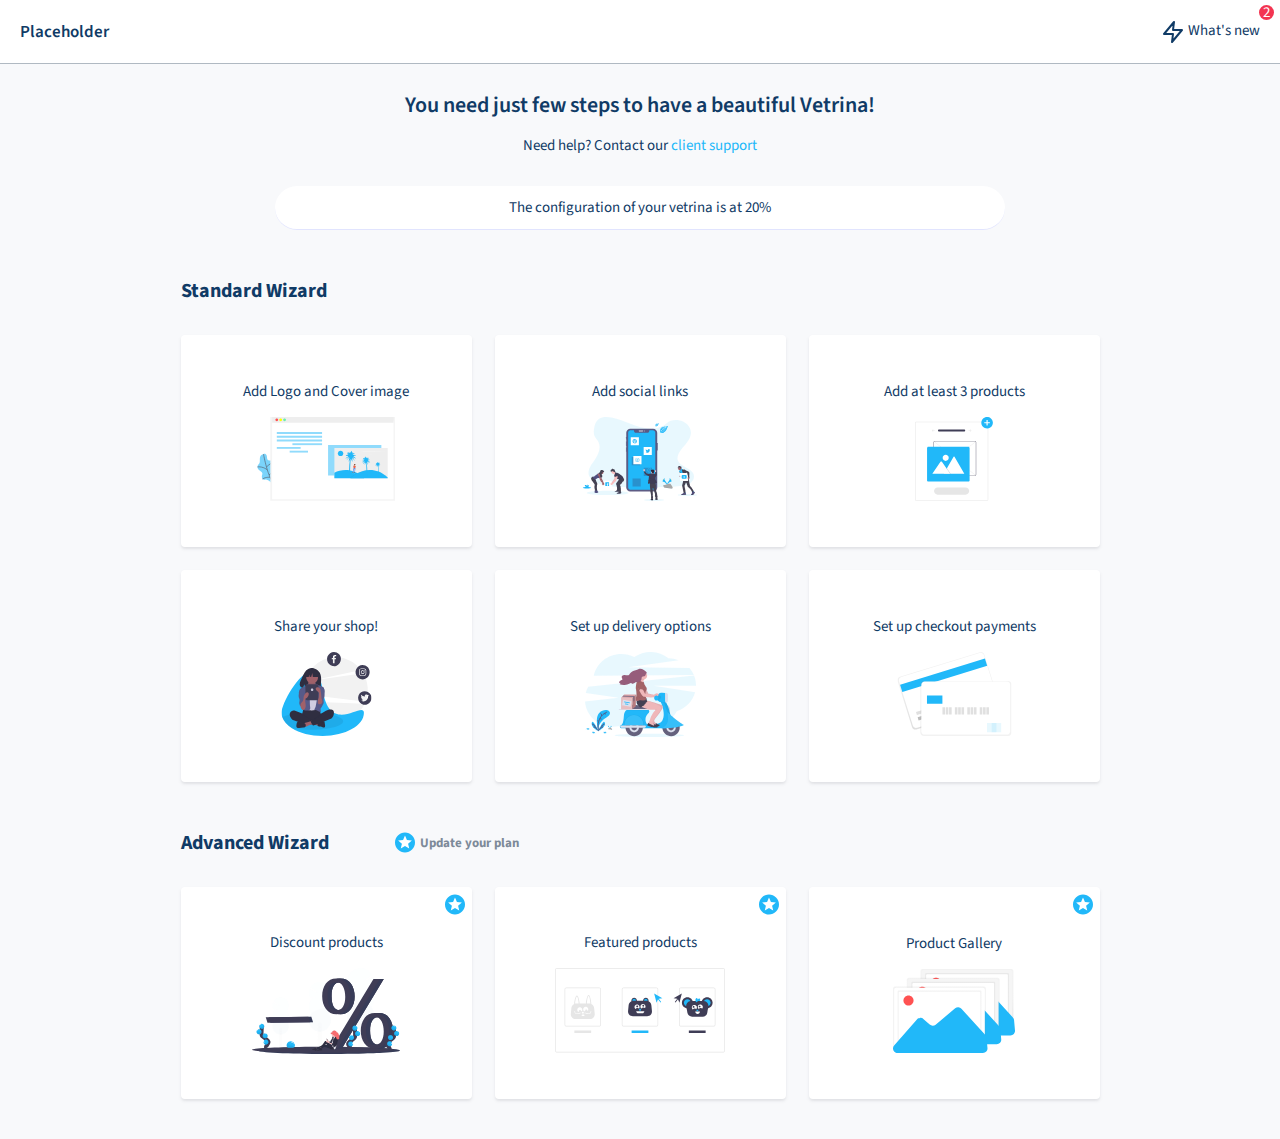
<file: challenge-1/index.html>
<!DOCTYPE html>
<html lang="en">

<head>
  <meta charset="UTF-8" />
  <meta http-equiv="X-UA-Compatible" content="IE=edge" />
  <meta name="viewport" content="width=device-width, initial-scale=1.0" />
  <title>Challenge 1</title>
  <link rel="stylesheet" href="style.css" />
  <link rel="preconnect" href="https://fonts.googleapis.com" />
  <link rel="preconnect" href="https://fonts.gstatic.com" crossorigin />
  <link href="https://fonts.googleapis.com/css2?family=Source+Sans+Pro:wght@300;400;600;700&display=swap"
    rel="stylesheet" />
  <link rel="shortcut icon" href="./assets/star_filled.svg" type="image/x-icon" />
</head>

<body>
  <nav class="navbar flex items-center justify-between">
    <h3>Placeholder</h3>
    <div class="navbar__right-side flex">
      <img src="./assets/zap.svg" alt="" />
      <p class="navbar__right-side__subtitle">
        What's new
        <span class="navbar__right-side__subtitle__badge flex items-center justify-center">2</span>
      </p>
    </div>
  </nav>
  <main class="main">
    <section class="main__inner flex items-center justify-center flex-col">
      <header class="flex flex-col items-center justify-center">
        <h1>You need just few steps to have a beautiful Vetrina!</h1>
        <p>Need help? Contact our <a href="">client support</a></p>
      </header>
      <p class="main__inner__configuration-info flex items-center justify-center">
        The configuration of your vetrina is at 20%
      </p>
      <section class="main__inner__standard-wizard">
        <h2 class="main__inner__standard-wizard__title">Standard Wizard</h2>
        <section class="main__inner__standard-wizard__cards">
          <article class="main__inner__wizard__cards__card flex flex-col items-center justify-center">
            <p>Add Logo and Cover image</p>
            <img src="./assets/wesbite_setup.svg" alt="" />
          </article>
          <article class="main__inner__wizard__cards__card flex flex-col items-center justify-center">
            <p>Add social links</p>
            <img src="./assets/social_dashboard.svg" alt="" />
          </article>
          <article class="main__inner__wizard__cards__card flex flex-col items-center justify-center">
            <p>Add at least 3 products</p>
            <img src="./assets/edit_photo.svg" alt="" />
          </article>
          <article class="main__inner__wizard__cards__card flex flex-col items-center justify-center">
            <p>Share your shop!</p>
            <img src="./assets/social_girl.svg" alt="" />
          </article>
          <article class="main__inner__wizard__cards__card flex flex-col items-center justify-center">
            <p>Set up delivery options</p>
            <img src="./assets/on_the_way.svg" alt="" />
          </article>
          <article class="main__inner__wizard__cards__card flex flex-col items-center justify-center">
            <p>Set up checkout payments</p>
            <img src="./assets/credit_card.svg" alt="" />
          </article>
        </section>
      </section>
      <section class="main__inner__advanced-wizard">
        <h2 class="main__inner__advanced-wizard__title flex">
          Advanced Wizard
          <span class="text-muted flex items-center">
            <img src="./assets/star_filled.svg" alt="" />&nbsp;Update your
            plan</span>
        </h2>
        <section class="main__inner__advanced-wizard__cards">
          <article class="main__inner__wizard__cards__card flex flex-col items-center justify-center">
            <p>Discount products</p>
            <img src="./assets/discount.svg" alt="" />
            <img src="./assets/star_filled.svg" class="star-icon" alt="" />
          </article>
          <article class="main__inner__wizard__cards__card flex flex-col items-center justify-center">
            <p>Featured products</p>
            <img src="./assets/select_player.svg" alt="" />
            <img src="./assets/star_filled.svg" class="star-icon" alt="" />
          </article>
          <article class="main__inner__wizard__cards__card flex flex-col items-center justify-center">
            <p>Product Gallery</p>
            <img src="./assets/gallery.svg" alt="" />
            <img src="./assets/star_filled.svg" class="star-icon" alt="" />
          </article>
        </section>
        </div>
      </section>
  </main>
</body>

</html>
</file>
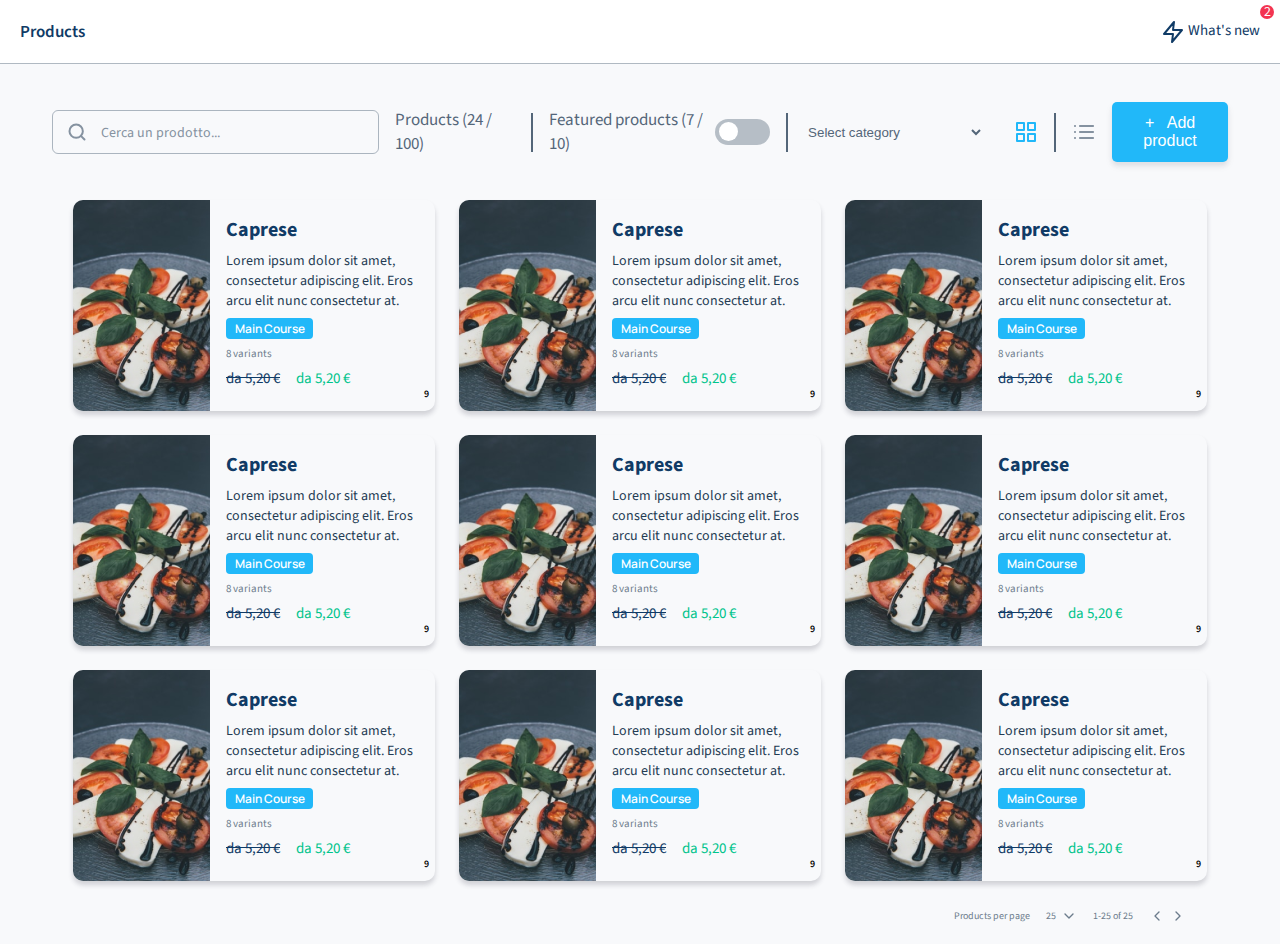
<file: challenge-2/index.html>
<!DOCTYPE html>
<html lang="en">

<head>
  <meta charset="UTF-8">
  <meta http-equiv="X-UA-Compatible" content="IE=edge">
  <meta name="viewport" content="width=device-width, initial-scale=1.0">
  <title>Challenge 2</title>
  <link rel="stylesheet" href="style.css">
  <link rel="preconnect" href="https://fonts.googleapis.com">
  <link rel="preconnect" href="https://fonts.gstatic.com" crossorigin>
  <link rel="preconnect" href="https://fonts.googleapis.com">
  <link rel="preconnect" href="https://fonts.gstatic.com" crossorigin>
  <link
    href="https://fonts.googleapis.com/css2?family=Manrope:wght@600&family=Source+Sans+Pro:wght@300;400;600;700&display=swap"
    rel="stylesheet">
  <link rel="shortcut icon" href="./assets/star_filled.svg" type="image/x-icon">
</head>

<body>
  <nav class="ld-black-1 flex items-center justify-between">
    <h3 class="h3--bold">Products</h3>
    <div class="nav__right-side flex">
      <img src="./assets/zap.svg" alt="">
      <p class="nav__right-side__p">What's new <span
          class="nav__right-side__p__badge flex items-center justify-center">2</span> </p>
    </div>
  </nav>
  <main>
    <section class="main__toolbar ld-black-4 items-center justify-around gap">
      <div class="flex items-center justify-between main__toolbar__left-side">
        <div class="flex items-center gap">
          <div class="flex items-center gap">
            <div id="search" class="main__toolbar__left-side__search flex items-center justify-center">
              <img class="main__toolbar__left-side__search__img" src="./assets/search.svg" alt="">
              <input class="main__toolbar__left-side__search__input" type="text" placeholder="Cerca un prodotto...">
            </div>
            <h3>Products (24 / 100)</h3>
          </div>
          <div class="vertical-line"></div>
          <h3>Featured products (7 / 10)</h3>
        </div>
        <form>
          <label class="switch">
            <input id="switch-input" class="switch-input" type="checkbox" onchange="handleSwitch()">
            <span class="slider round">
            </span>
          </label>
        </form>
      </div>
      <div class="main__toolbar__right-side flex items-center justify-between gap">
        <div class="vertical-line"></div>
        <div class="flex items-center select-container">
          <select name="" id="">
            <option value="">Select category</option>
            <option value="">Option 1</option>
            <option value="">Option 2</option>
            <option value="">Option 3</option>
            <option value="">Option 4</option>
          </select>
          <img src="./assets/grid.svg" alt="">
        </div>
        <div class="vertical-line"></div>
        <div class="flex items-center gap">
          <img src="./assets/bars.svg" alt="">
          <button class="main__toolbar__right-side__add-product-btn">+ &nbsp; Add product</button>
        </div>
      </div>
    </section>
    <section class="main__cards justify-center">
      <article class="main__cards__card flex justify-between gap">
        <img src="./assets/card-img.png" alt="">
        <div class="main__cards__card__info flex flex-col items-start">
          <h2 class="ld-black-1">Caprese</h2>
          <span class="ld-black-2">Lorem ipsum dolor sit amet, consectetur adipiscing elit. Eros arcu elit nunc
            consectetur at.</span>
          <span class="x-small main__cards__card__info__tag flex items-center justify-center">Main Course</span>
          <span class="main__cards__card__info__variants">8 variants</span>
          <div class="flex gap">
            <p class="ld-black-1 main__cards__card__info__price-before">da 5,20 €</p>
            <p class="ld-green">da 5,20 €</p>
          </div>
        </div>
        <div class="main__cards__card__label">9</div>
      </article>

      <article class="main__cards__card flex justify-between gap">
        <img src="./assets/card-img.png" alt="">
        <div class="main__cards__card__info flex flex-col items-start">
          <h2 class="ld-black-1">Caprese</h2>
          <span class="ld-black-2">Lorem ipsum dolor sit amet, consectetur adipiscing elit. Eros arcu elit nunc
            consectetur at.</span>
          <span class="x-small main__cards__card__info__tag flex items-center justify-center">Main Course</span>
          <span class="main__cards__card__info__variants">8 variants</span>
          <div class="flex gap">
            <p class="ld-black-1 main__cards__card__info__price-before">da 5,20 €</p>
            <p class="ld-green">da 5,20 €</p>
          </div>
        </div>
        <div class="main__cards__card__label">9</div>
      </article>
      <article class="main__cards__card flex justify-between gap">
        <img src="./assets/card-img.png" alt="">
        <div class="main__cards__card__info flex flex-col items-start">
          <h2 class="ld-black-1">Caprese</h2>
          <span class="ld-black-2">Lorem ipsum dolor sit amet, consectetur adipiscing elit. Eros arcu elit nunc
            consectetur at.</span>
          <span class="x-small main__cards__card__info__tag flex items-center justify-center">Main Course</span>
          <span class="main__cards__card__info__variants">8 variants</span>
          <div class="flex gap">
            <p class="ld-black-1 main__cards__card__info__price-before">da 5,20 €</p>
            <p class="ld-green">da 5,20 €</p>
          </div>
        </div>
        <div class="main__cards__card__label">9</div>
      </article>
      <article class="main__cards__card flex justify-between gap">
        <img src="./assets/card-img.png" alt="">
        <div class="main__cards__card__info flex flex-col items-start">
          <h2 class="ld-black-1">Caprese</h2>
          <span class="ld-black-2">Lorem ipsum dolor sit amet, consectetur adipiscing elit. Eros arcu elit nunc
            consectetur at.</span>
          <span class="x-small main__cards__card__info__tag flex items-center justify-center">Main Course</span>
          <span class="main__cards__card__info__variants">8 variants</span>
          <div class="flex gap">
            <p class="ld-black-1 main__cards__card__info__price-before">da 5,20 €</p>
            <p class="ld-green">da 5,20 €</p>
          </div>
        </div>
        <div class="main__cards__card__label">9</div>
      </article>
      <article class="main__cards__card flex justify-between gap">
        <img src="./assets/card-img.png" alt="">
        <div class="main__cards__card__info flex flex-col items-start">
          <h2 class="ld-black-1">Caprese</h2>
          <span class="ld-black-2">Lorem ipsum dolor sit amet, consectetur adipiscing elit. Eros arcu elit nunc
            consectetur at.</span>
          <span class="x-small main__cards__card__info__tag flex items-center justify-center">Main Course</span>
          <span class="main__cards__card__info__variants">8 variants</span>
          <div class="flex gap">
            <p class="ld-black-1 main__cards__card__info__price-before">da 5,20 €</p>
            <p class="ld-green">da 5,20 €</p>
          </div>
        </div>
        <div class="main__cards__card__label">9</div>
      </article>
      <article class="main__cards__card flex justify-between gap">
        <img src="./assets/card-img.png" alt="">
        <div class="main__cards__card__info flex flex-col items-start">
          <h2 class="ld-black-1">Caprese</h2>
          <span class="ld-black-2">Lorem ipsum dolor sit amet, consectetur adipiscing elit. Eros arcu elit nunc
            consectetur at.</span>
          <span class="x-small main__cards__card__info__tag flex items-center justify-center">Main Course</span>
          <span class="main__cards__card__info__variants">8 variants</span>
          <div class="flex gap">
            <p class="ld-black-1 main__cards__card__info__price-before">da 5,20 €</p>
            <p class="ld-green">da 5,20 €</p>
          </div>
        </div>
        <div class="main__cards__card__label">9</div>
      </article>
      <article class="main__cards__card flex justify-between gap">
        <img src="./assets/card-img.png" alt="">
        <div class="main__cards__card__info flex flex-col items-start">
          <h2 class="ld-black-1">Caprese</h2>
          <span class="ld-black-2">Lorem ipsum dolor sit amet, consectetur adipiscing elit. Eros arcu elit nunc
            consectetur at.</span>
          <span class="x-small main__cards__card__info__tag flex items-center justify-center">Main Course</span>
          <span class="main__cards__card__info__variants">8 variants</span>
          <div class="flex gap">
            <p class="ld-black-1 main__cards__card__info__price-before">da 5,20 €</p>
            <p class="ld-green">da 5,20 €</p>
          </div>
        </div>
        <div class="main__cards__card__label">9</div>
      </article>
      <article class="main__cards__card flex justify-between gap">
        <img src="./assets/card-img.png" alt="">
        <div class="main__cards__card__info flex flex-col items-start">
          <h2 class="ld-black-1">Caprese</h2>
          <span class="ld-black-2">Lorem ipsum dolor sit amet, consectetur adipiscing elit. Eros arcu elit nunc
            consectetur at.</span>
          <span class="x-small main__cards__card__info__tag flex items-center justify-center">Main Course</span>
          <span class="main__cards__card__info__variants">8 variants</span>
          <div class="flex gap">
            <p class="ld-black-1 main__cards__card__info__price-before">da 5,20 €</p>
            <p class="ld-green">da 5,20 €</p>
          </div>
        </div>
        <div class="main__cards__card__label">9</div>
      </article>
      <article class="main__cards__card flex justify-between gap">
        <img src="./assets/card-img.png" alt="">
        <div class="main__cards__card__info flex flex-col items-start">
          <h2 class="ld-black-1">Caprese</h2>
          <span class="ld-black-2">Lorem ipsum dolor sit amet, consectetur adipiscing elit. Eros arcu elit nunc
            consectetur at.</span>
          <span class="x-small main__cards__card__info__tag flex items-center justify-center">Main Course</span>
          <span class="main__cards__card__info__variants">8 variants</span>
          <div class="flex gap">
            <p class="ld-black-1 main__cards__card__info__price-before">da 5,20 €</p>
            <p class="ld-green">da 5,20 €</p>
          </div>
        </div>
        <div class="main__cards__card__label">9</div>
      </article>
    </section>
    <section class="pagination-toolbar flex gap items-center justify-end">
      <p>Products per page</p>
      <p class="flex items-center gap-sm">25 <img src="./assets/chevron_down.svg" alt=""></p>
      <p>1-25 of 25</p>
      <p class="flex gap-sm items-center"><img src="./assets/chevron_left.svg" alt=""> <img
          src="./assets/chevron_right.svg" alt=""></p>

    </section>
  </main>

  <script>
    let switchInput = document.querySelector("#switch-input");
    let search = document.querySelector("#search");
    const handleSwitch = () => {
      if (switchInput.checked) {
        search.style.width = "425px";
      } else {
        search.style.width = "350px";
      }
    }
  </script>
</body>

</html>
</file>
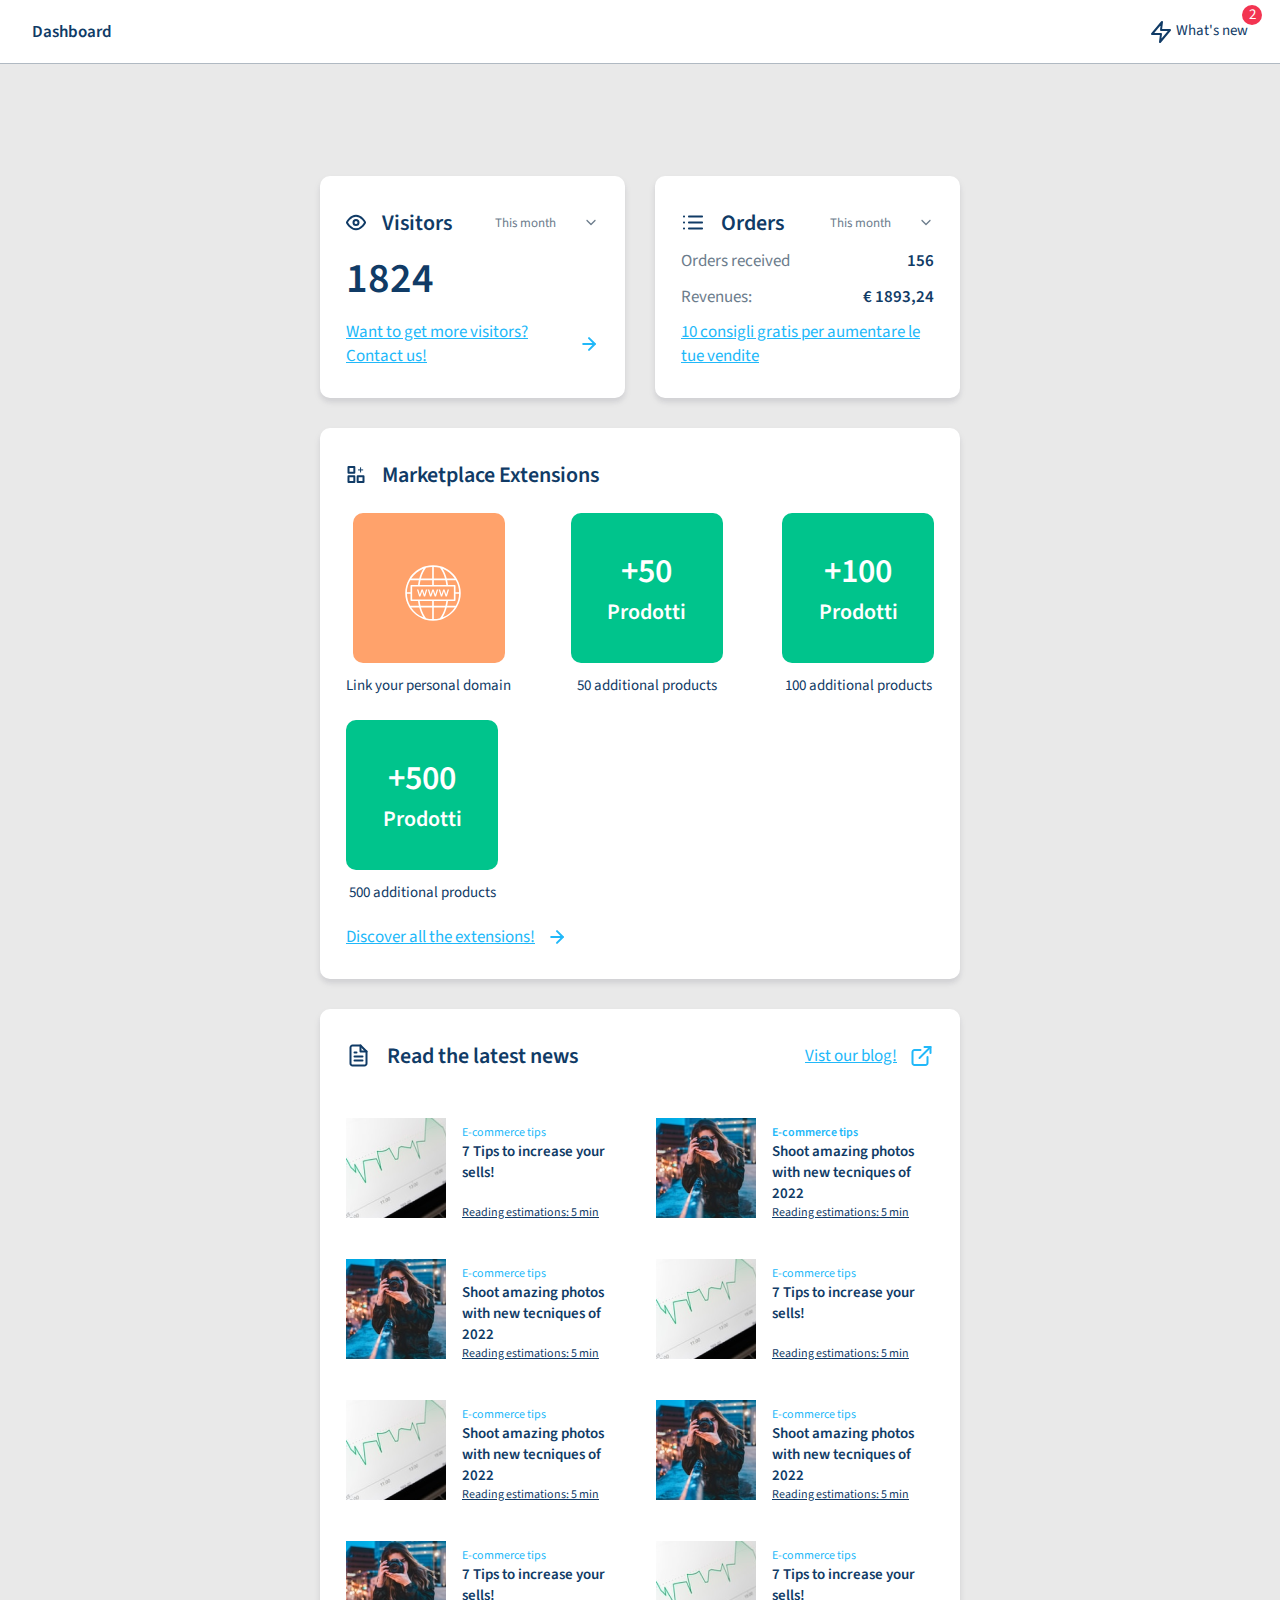
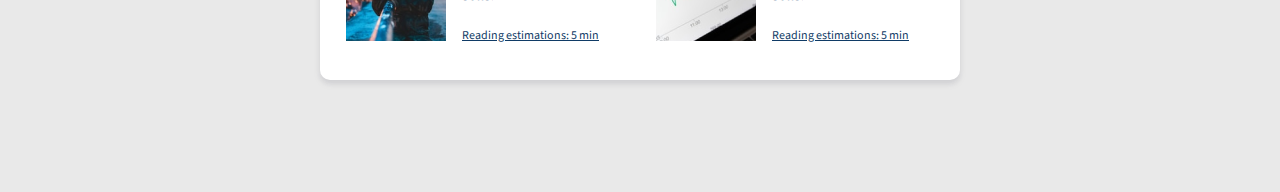
<file: challenge-3/index.html>
<!DOCTYPE html>
<html lang="en">

<head>
  <meta charset="UTF-8">
  <meta http-equiv="X-UA-Compatible" content="IE=edge">
  <meta name="viewport" content="width=device-width, initial-scale=1.0">
  <title>Challenge 3</title>
  <link rel="stylesheet" href="style.css">
  <link rel="preconnect" href="https://fonts.googleapis.com" />
  <link rel="preconnect" href="https://fonts.gstatic.com" crossorigin />
  <link href="https://fonts.googleapis.com/css2?family=Source+Sans+Pro:wght@300;400;600;700&display=swap"
    rel="stylesheet" />
  <link rel="shortcut icon" href="./assets/star_filled.svg" type="image/x-icon" />

</head>

<body>
  <nav class="navbar flex items-center justify-between">
    <h4 class="bold">Dashboard</h4>
    <div class="navbar__right-side flex">
      <img src="./assets/zap.svg" alt="" />
      <h5 class="navbar__right-side__subtitle">
        What's new
        <span class="navbar__right-side__subtitle__badge flex items-center justify-center">2</span>
      </h5>
    </div>
  </nav>
  <main>
    <section class="main__inner flex flex-col items-center justify-center">
      <section class="w-full main__inner__stats flex items-center justify-center">
        <article class="main__inner__stats__card flex flex-col w-full items-start justify-between">
          <div class="w-full flex items-center justify-between main__inner_stats_card_top">
            <div class="main__inner__stats__card__header flex items-center">
              <img src="./assets/eye.svg" alt="">
              <h3>Visitors</h3>
            </div>
            <div class="flex">
              <h6 class="ld-grey flex gap items-center"><span>This month</span>&nbsp; <img
                  src="./assets/chevron-down.svg" alt=""></h6>
            </div>
          </div>
          <div>
            <h1>1824</h1>
          </div>
          <div>
            <h4 class="flex items-center gap">
              <a href="">Want to get more visitors? Contact us!</a>
              <img src="./assets/arrow-right.svg" alt="">
            </h4>
          </div>
        </article>
        <article class="main__inner__stats__card flex flex-col w-full items-start justify-between">
          <div class="w-full flex items-center justify-between main__inner_stats_card_top">
            <div class="main__inner__stats__card__header flex items-center">
              <img src="./assets/list.svg" alt="">
              <h3>Orders</h3>
            </div>
            <div class="flex">
              <h6 class="ld-grey flex gap items-center"><span>This month</span>&nbsp; <img
                  src="./assets/chevron-down.svg" alt=""></h6>
            </div>
          </div>
          <div class="w-full flex flex-col gap">
            <div class="flex justify-between">
              <h4 class="ld-grey">Orders received</h4>
              <h4 class="bold">156</h4>
            </div>
            <div class="flex justify-between">
              <h4 class="ld-grey">Revenues:</h4>
              <h4 class="bold">€ 1893,24</h4>
            </div>
          </div>
          <div>
            <h4>
              <a href="">10 consigli gratis per aumentare le tue
                vendite</a>
            </h4>
          </div>
        </article>
      </section>
      <section class="w-full main__inner__extensions flex flex-col w-full items-start justify-between">
        <div class="main__inner__extensions__header flex items-center">
          <img src="./assets/new-icon.svg" alt="">
          <h3>Marketplace Extensions</h3>
        </div>
        <section class="w-full main__inner__extensions__inner_cards items-center justify-center flex flex-wrap ">
          <article class="main__inner__extensions__inner-cards__card flex flex-col justify-center items-center">
            <div
              class="main__inner__extensions__inner-cards__card__img main__inner__extensions__inner-cards__card__img--orange">
              <img src="./assets/domain.svg" alt="">
            </div>
            <h5>Link your personal domain</h5>
          </article>
          <article class="main__inner__extensions__inner-cards__card flex flex-col justify-center items-center">
            <div
              class="main__inner__extensions__inner-cards__card__img main__inner__extensions__inner-cards__card__img--green flex flex-col items-center justify-center">
              <h2>+50</h2>
              <h3>Prodotti</h3>
            </div>
            <h5>50 additional products</h5>
          </article>
          <article class="main__inner__extensions__inner-cards__card flex flex-col justify-center items-center">
            <div
              class="main__inner__extensions__inner-cards__card__img main__inner__extensions__inner-cards__card__img--green flex flex-col items-center justify-center">
              <h2>+100</h2>
              <h3>Prodotti</h3>
            </div>
            <h5>100 additional products</h5>
          </article>
          <article class="main__inner__extensions__inner-cards__card flex flex-col justify-center items-center">
            <div
              class="main__inner__extensions__inner-cards__card__img main__inner__extensions__inner-cards__card__img--green flex flex-col items-center justify-center">
              <h2>+500</h2>
              <h3>Prodotti</h3>
            </div>
            <h5>500 additional products</h5>
          </article>
        </section>
        <div>
          <h4 class="flex items-center gap">
            <a href="">Discover all the extensions!</a>
            <img src="./assets/arrow-right.svg" alt="">
          </h4>
        </div>
      </section>
      <section class="w-full main__inner__news flex flex-col">
        <section class="main__inner__news__header flex items-center justify-between">
          <div class="main__inner__news__header__left-side flex items-center">
            <img src="./assets/file-text.svg" alt="">
            <h3>Read the latest news</h3>
          </div>
          <h4 class="flex items-center gap">
            <a href="">Vist our blog!</a>
            <img src="./assets/external-link.svg" alt="">
          </h4>
        </section>
        <section class="main__inner__news__cards">
          <article class="main__inner__news__cards__card flex">
            <img class="main__inner__news__cards__card__img" src="./assets/1.png" alt="">
            <div class="main__inners__news__cards__card__info flex flex-col justify-between">
              <div class="flex flex-col">
                <p class="ld-blue">E-commerce tips</p>
                <h5 class="bold">7 Tips to increase your sells!</h5>
              </div>
              <p><u>Reading estimations: 5 min</u></p>
            </div>
          </article>
          <article class="main__inner__news__cards__card flex">
            <img class="main__inner__news__cards__card__img" src="./assets/2.png" alt="">
            <div class="main__inners__news__cards__card__info flex flex-col justify-between">
              <div class="flex flex-col">
                <p class="ld-blue bold">E-commerce tips</p>
                <h5 class="bold">Shoot amazing photos with new tecniques of 2022</h5>
              </div>
              <p><u>Reading estimations: 5 min</u></p>
            </div>
          </article>
          <article class="main__inner__news__cards__card flex">
            <img class="main__inner__news__cards__card__img" src="./assets/2.png" alt="">
            <div class="main__inners__news__cards__card__info flex flex-col justify-between">
              <div class="flex flex-col">
                <p class="ld-blue">E-commerce tips</p>
                <h5 class="bold">Shoot amazing photos with new tecniques of 2022</h5>
              </div>
              <p><u>Reading estimations: 5 min</u></p>
            </div>
          </article>
          <article class="main__inner__news__cards__card flex">
            <img class="main__inner__news__cards__card__img" src="./assets/1.png" alt="">
            <div class="main__inners__news__cards__card__info flex flex-col justify-between">
              <div class="flex flex-col">
                <p class="ld-blue">E-commerce tips</p>
                <h5 class="bold">7 Tips to increase your sells!</h5>
              </div>
              <p><u>Reading estimations: 5 min</u></p>
            </div>
          </article>
          <article class="main__inner__news__cards__card flex">
            <img class="main__inner__news__cards__card__img" src="./assets/1.png" alt="">
            <div class="main__inners__news__cards__card__info flex flex-col justify-between">
              <div class="flex flex-col">
                <p class="ld-blue">E-commerce tips</p>
                <h5 class="bold">Shoot amazing photos with new tecniques of 2022</h5>
              </div>
              <p><u>Reading estimations: 5 min</u></p>
            </div>
          </article>
          <article class="main__inner__news__cards__card flex">
            <img class="main__inner__news__cards__card__img" src="./assets/2.png" alt="">
            <div class="main__inners__news__cards__card__info flex flex-col justify-between">
              <div class="flex flex-col">
                <p class="ld-blue">E-commerce tips</p>
                <h5 class="bold">Shoot amazing photos with new tecniques of 2022</h5>
              </div>
              <p><u>Reading estimations: 5 min</u></p>
            </div>
          </article>
          <article class="main__inner__news__cards__card flex">
            <img class="main__inner__news__cards__card__img" src="./assets/2.png" alt="">
            <div class="main__inners__news__cards__card__info flex flex-col justify-between">
              <div class="flex flex-col">
                <p class="ld-blue">E-commerce tips</p>
                <h5 class="bold">7 Tips to increase your sells!</h5>
              </div>
              <p><u>Reading estimations: 5 min</u></p>
            </div>
          </article>
          <article class="main__inner__news__cards__card flex">
            <img class="main__inner__news__cards__card__img" src="./assets/1.png" alt="">
            <div class="main__inners__news__cards__card__info flex flex-col justify-between">
              <div class="flex flex-col">
                <p class="ld-blue">E-commerce tips</p>
                <h5 class="bold">7 Tips to increase your sells!</h5>
              </div>
              <p><u>Reading estimations: 5 min</u></p>
            </div>
          </article>

        </section>
      </section>
    </section>
  </main>
</body>

</html>
</file>
<file: challenge-1/style.css>
html {
  font-size: 62.5%;
}
* {
  box-sizing: border-box;
}
body {
  padding: 0;
  margin: 0;
  color: #103b66;
  font-family: "Source Sans Pro", "Helvetica Neue", Helvetica, Arial;
}

h1 {
  font-size: 2.2rem;
  font-weight: 600;
  text-align: center;
}
h2 {
  font-size: 2rem;
}
h3 {
  font-size: 1.7rem;
  font-weight: 600;
}
p {
  font-size: 1.5rem;
  margin: 0;
  font-weight: 400;
}
span.text-muted {
  font-size: 1.3rem;
  color: #7d8a99;
}
.text-sm {
}
a {
  text-decoration: none;
  color: #21b8f9;
}
.navbar {
  padding: 0px 2em;
  border-bottom: 1px solid rgba(10, 37, 64, 0.32);
  height: 6.4rem;
}
main {
  min-height: calc(100vh - 64px);
  background: #f8f9fb;
  padding: 1em 0 4em 0;
}
.main__inner {
  width: 90%;
  margin: 0 auto;
  gap: 3em;
}
.navbar__right-side {
  gap: 0.3em;
}
.navbar__right-side__subtitle {
  position: relative;
}
.navbar__right-side__subtitle__badge {
  position: absolute;
  top: -1.5rem;
  right: -1.4rem;
  background: #f33451;
  padding: 0.5em;
  border-radius: 5rem;
  width: 6px;
  height: 6px;
  color: #fff;
}
.w-full {
  width: 100%;
}
.main__inner__configuration-info {
  border-bottom: 1px solid #e1e4fe;
  border-radius: 10rem;
  height: 44px;
  background-color: #fff;
  width: 95%;
}
.main__inner__advanced-wizard__cards {
  grid-template-rows: 1fr !important;
}
.main__inner__advanced-wizard__title {
  margin-bottom: 1.5em;
  gap: 3.2em;
}
.main__inner__standard-wizard__cards,
.main__inner__advanced-wizard__cards {
  display: grid;
  grid-gap: 2.3em;
}
.main__inner__standard-wizard__title {
  margin-bottom: 1.5em;
}
.main__inner__wizard__cards__card {
  gap: 1.5em;
  width: 291px;
  height: 212px;
  box-shadow: 0px 2px 2px rgba(50, 50, 71, 0.06),
    0px 2px 4px rgba(50, 50, 71, 0.06);
  border-radius: 4px;
  background-color: #fff;
  position: relative;
}
.star-icon {
  position: absolute;
  top: 0.5em;
  right: 0.5em;
}

/* Flexbox */
.flex {
  display: flex;
}
.items-center {
  align-items: center;
}
.justify-center {
  justify-content: center;
}
.justify-around {
  justify-content: space-around;
}
.justify-between {
  justify-content: space-between;
}
.flex-col {
  flex-direction: column;
}
/* Scrollbar */
::-webkit-scrollbar {
  width: 0.9rem;
}

::-webkit-scrollbar-track {
  background-color: #fff;
}

::-webkit-scrollbar-thumb {
  border-radius: 0 0 5rem 5rem;
}

:hover::-webkit-scrollbar-thumb {
  background-color: #b3b4b8;
}

::-webkit-scrollbar-thumb:hover {
  background: rgb(196, 201, 211);
}

/* Tablet */
@media screen and (min-width: 900px) {
  .main__inner {
    width: 80%;
  }
  .main__inner__standard-wizard__cards,
  .main__inner__advanced-wizard__cards {
    grid-template-columns: repeat(2, 1fr);
    grid-template-rows: repeat(2, 1fr);
  }
  h1 {
    text-align: start;
  }
}

/* Desktop */
@media screen and (min-width: 1200px) {
  .main__inner {
    width: 60%;
  }
  .main__inner__standard-wizard__cards,
  .main__inner__advanced-wizard__cards {
    grid-template-rows: repeat(2, 1fr);
    grid-template-columns: repeat(3, 1fr);
  }
}
</file>
<file: challenge-2/style.css>
html {
  font-size: 62.5%;
}
* {
  box-sizing: border-box;
}
body {
  padding: 0;
  margin: 0;
  font-family: "Source Sans Pro", "Helvetica Neue", Helvetica, Arial;
}

h1 {
  font-size: 2.2rem;
  font-weight: 600;
  text-align: center;
}
h2 {
  font-size: 2rem;
  margin: 0;
}
h3 {
  font-size: 1.7rem;
  font-weight: 400;
}
.h3--bold {
  font-weight: 600 !important;
}
p {
  font-size: 1.5rem;
  font-weight: 400;
  margin: 0;
}
span {
  font-size: 1.4rem;
}
small {
  font-size: 1.3rem;
}
.x-small {
  font-size: 1.18837rem;
}
.gap {
  gap: 1.6rem;
}
.gap-sm {
  gap: 0.5em;
}
.main__toolbar {
  display: none;
  padding: 0px 2em;
}
.main__toolbar__left-side {
  width: 65%;
}
.main__toolbar__right-side {
  width: 40%;
}
.main__cards__card__info__tag {
  color: #fff;
  background: #21b8f9;
  border-radius: 4px;
  width: 8.7rem;
  height: 2.1rem;
  font-family: "Manrope";
  font-weight: 600;
}
nav {
  padding: 0px 2em;
  border-bottom: 1px solid rgba(10, 37, 64, 0.32);
  height: 6.4rem;
}
main {
  min-height: calc(100vh - 6.4rem);
  background: #f8f9fb;
  padding: 2.7em 0 2em 0;
}
.nav__right-side {
  gap: 0.3em;
}
.nav__right-side__p {
  position: relative;
}
.nav__right-side__p__badge {
  position: absolute;
  top: -1.5rem;
  right: -1.4rem;
  background: #f33451;
  padding: 0.5em;
  border-radius: 50px;
  width: 6px;
  height: 6px;
  color: #fff;
}
.w-full {
  width: 100%;
}
.main__toolbar {
  width: 95%;
  margin: 0 auto;
}

.main__toolbar__left-side__search {
  gap: 1.217em;
  border: 1px solid rgba(10, 37, 64, 0.32);
  border-radius: 6px;
  height: 44px;
  padding: 0 1.4em;
  width: 35rem;
  transition: all 0.3s;
}
.main__toolbar__left-side__search__img {
  width: 2rem;
  height: 2rem;
}
.main__toolbar__left-side__search__input {
  outline: none;
  border: none;
  background-color: transparent;
  width: calc(100% - 1.4rem);
  height: 2rem;
  font-size: 1.4rem;
}
.main__toolbar__left-side__search__input::placeholder {
  color: #8592a0;
  font-family: "Source Sans Pro", "Helvetica Neue";
}
.vertical-line {
  width: 0px;
  height: 3.9rem;
  border-left: 2px solid #546679;
}
.select-container {
  gap: 3rem;
}
select {
  outline: none;
  border: none;
  width: 18rem;
  background: transparent;
  color: #546679;
}
select option {
  background: #21b8f9;
  color: #fff;
}
.main__toolbar__right-side__add-product-btn {
  color: #fff;
  border: none;
  padding: 12px 1.6rem;
  background: #21b8f9;
  box-shadow: 0px 4px 4px rgba(50, 50, 71, 0.08),
    0px 4px 8px rgba(50, 50, 71, 0.06);
  border-radius: 5px;
  cursor: pointer;
  font-size: 1.6rem;
}
.switch {
  position: relative;
  display: inline-block;
  width: 5.5rem;
  height: 2.6rem;
}

.switch input {
  visibility: hidden;
}

.slider {
  position: absolute;
  cursor: pointer;
  top: 0;
  left: 0;
  right: 0;
  bottom: 0;
  background-color: #b6bec6;
  -webkit-transition: 0.4s;
  transition: 0.4s;
}

.slider:before {
  position: absolute;
  content: "";
  width: 1.9rem;
  height: 1.9rem;
  left: 4px;
  bottom: 4px;
  background-color: white;
  -webkit-transition: 0.5s;
  transition: 0.5s;
}

.switch-input:checked + .slider {
  background-color: #21b8f9;
}

.switch-input:focus + .slider {
  box-shadow: 0 0 1px #21b8f9;
}

.switch-input:checked + .slider:before {
  -webkit-transform: translateX(2.6rem);
  -ms-transform: translateX(2.6rem);
  transform: translateX(2.6rem);
}

.slider.round {
  border-radius: 50px;
}

.slider.round:before {
  border-radius: 50%;
}
.main__cards {
  margin: 2.7rem 0;
  display: grid;
  grid-gap: 2.4rem;
}
.main__cards__card__info {
  padding: 1.6rem 0;
  gap: 0.7rem;
}
.main__cards__card {
  position: relative;
  width: 36.2rem;
  height: 21.1rem;
  box-shadow: 0px 4px 5px rgb(50 50 71 / 20%);
  border-radius: 1rem;
  overflow: hidden;
}
.main__cards__card__label {
  position: absolute;
  bottom: 1rem;
  font-weight: 600;
  right: 0.6rem;
}
.main__cards__card__info__variants {
  font-size: 1.1rem;
  color: #6c7c8c;
}
.main__cards__card__info__price-before {
  text-decoration: line-through;
}
.pagination-toolbar {
  padding: 0 3rem;
  width: 90%;
  margin: 0 auto;
}
.pagination-toolbar * {
  color: #6c7c8c;
  font-size: 1rem;
}
/* Flexbox */
.flex {
  display: flex;
}
.items-center {
  align-items: center;
}
.justify-center {
  justify-content: center;
}
.justify-around {
  justify-content: space-around;
}
.justify-between {
  justify-content: space-between;
}
.justify-end {
  justify-content: end;
}
.flex-col {
  flex-direction: column;
}
.flex-wrap {
  flex-wrap: wrap;
}

/* Colors */
.ld-black-1 {
  color: #103b66;
}
.ld-black-2 {
  color: #233b53;
}
.ld-black-3 {
  color: #8592a0;
}
.ld-black-4 {
  color: #546679;
}
.ld-black-5 {
  color: #b6bec6;
}
.ld-blue {
  color: #21b8f9;
}
.ld-green {
  color: #00c48c;
}
/* Scrollbar */
::-webkit-scrollbar {
  width: 9px;
}

::-webkit-scrollbar-track {
  background-color: #fff;
}

::-webkit-scrollbar-thumb {
  border-radius: 0 0 50px 50px;
}

:hover::-webkit-scrollbar-thumb {
  background-color: #b3b4b8;
}

::-webkit-scrollbar-thumb:hover {
  background: rgb(196, 201, 211);
}

/* Tablet */
@media screen and (min-width: 900px) {
  .main__cards {
    grid-template-columns: repeat(2, 362px);
  }
}

/* Desktop */
@media screen and (min-width: 1200px) {
  .main__toolbar {
    display: flex;
  }
  .main__cards {
    grid-template-columns: repeat(3, 362px);
    grid-template-rows: repeat(3, 21.1rem);
  }
}
</file>
<file: challenge-3/style.css>
html {
  font-size: 62.5%;
}
* {
  box-sizing: border-box;
}
body {
  padding: 0;
  margin: 0;
  color: #103b66;
  font-family: "Source Sans Pro", "Helvetica Neue", Helvetica, Arial;
}
h1 {
  font-size: 4.2rem;
  font-weight: 600;
  padding: 0;
  margin: 0;
}
h2 {
  font-size: 3.4rem;
  font-weight: 600;
  padding: 0;
  margin: 0;
}
h3 {
  font-size: 2.2rem;
  font-weight: 600;
  padding: 0;
  margin: 0;
}
h4 {
  font-size: 1.7rem;
  font-weight: 400;
  padding: 0;
  margin: 0;
}
.bold {
  font-weight: 600 !important;
}
h5 {
  font-size: 1.5rem;
  font-weight: 400;
  padding: 0;
  margin: 0;
}
h6 {
  font-size: 1.3rem;
  font-weight: 400;
  padding: 0;
  margin: 0;
}
p {
  font-size: 1.2rem;
  font-weight: 400;
  padding: 0;
  margin: 0;
}
.gap {
  gap: 1.2rem;
}
.navbar {
  padding: 0px 3.2em;
  border-bottom: 1px solid rgba(10, 37, 64, 0.32);
  height: 6.4rem;
}
.navbar__right-side {
  gap: 0.3em;
}
.navbar__right-side__subtitle {
  position: relative;
}
.navbar__right-side__subtitle__badge {
  position: absolute;
  top: -1.5rem;
  right: -1.4rem;
  background: #f33451;
  border-radius: 50px;
  width: 2rem;
  height: 2rem;
  color: #fff;
}
main {
  min-height: calc(100vh - 64px);
  background: #e9e9e9;
  padding: 11.2em 0;
}
.main__inner {
  width: 90%;
  margin: 0 auto;
  gap: 3rem;
}
.main__inner__stats {
  gap: 3rem;
  flex-direction: column;
}
.main__inner__stats__card__header,
.main__inner__extensions__header,
.main__inner__news__header__left-side {
  gap: 1.6rem;
}
.main__inner__stats__card {
  width: 100%;
  padding: 3.05rem 2.6rem;
  height: 22.2rem;
  background: #ffffff;
  box-shadow: 0px 4px 4px rgba(50, 50, 71, 0.08),
    0px 4px 8px rgba(50, 50, 71, 0.06);
  border-radius: 1rem;
}
.main__inner__extensions {
  min-height: 34.3rem;
  padding: 3.05rem 2.6rem;
  background: #ffffff;
  box-shadow: 0px 4px 4px rgba(50, 50, 71, 0.08),
    0px 4px 8px rgba(50, 50, 71, 0.06);
  border-radius: 1rem;
  gap: 2.2rem;
}
.main__inner__extensions__inner_cards {
  gap: 2.4rem;
}
.main__inner__news {
  gap: 4.6rem;
  min-height: 61.7rem;
  padding: 3.05rem 2.6rem;
  background: #ffffff;
  box-shadow: 0px 4px 4px rgba(50, 50, 71, 0.08),
    0px 4px 8px rgba(50, 50, 71, 0.06);
  border-radius: 1rem;
}
.main__inner__extensions__inner-cards {
  gap: 2.4rem;
}
.main__inner__extensions__inner-cards__card {
  gap: 1.2rem;
}
.main__inner__extensions__inner-cards__card__img {
  padding: 5rem;
  width: 15.2rem;
  height: 15rem;
  border-radius: 10px;
}
.main__inner__extensions__inner-cards__card__img * {
  color: #fff;
}
.main__inner__extensions__inner-cards__card__img--orange {
  background: #ffa26b;
}
.main__inner__extensions__inner-cards__card__img--green {
  background: #00c48c;
}
.w-full {
  width: 100%;
}
a {
  text-decoration: underline;
  color: #21b8f9;
}
.main__inner__news__cards {
  display: grid;
  grid-template-columns: 1fr;
  grid-gap: 3.2rem;
}
.main__inners__news__cards__card__info {
  padding: 0.6rem 0;
}
.main__inner__news__cards__card {
  gap: 1.6rem;
}
.main__inner__news__cards__card__img {
  width: 10rem;
  height: 10rem;
}
/* Flexbox */
.flex {
  display: flex;
}
.items-center {
  align-items: center;
}
.items-start {
  align-items: flex-start;
}
.items-end {
  align-items: flex-end;
}
.justify-center {
  justify-content: center;
}
.justify-around {
  justify-content: space-around;
}
.justify-between {
  justify-content: space-between;
}
.justify-end {
  justify-content: end;
}
.flex-col {
  flex-direction: column;
}
.flex-wrap {
  flex-wrap: wrap;
}

/* Colors */
.ld-grey {
  color: #6c7c8c;
}
.ld-black {
  color: #103b66;
}
.ld-blue {
  color: #21b8f9;
}
.ld-green {
  color: #00c48c;
}
.ld-orange {
  color: #ffa26b;
}
/* Scrollbar */
::-webkit-scrollbar {
  width: 9px;
}

::-webkit-scrollbar-track {
  background-color: #fff;
}

::-webkit-scrollbar-thumb {
  border-radius: 0 0 50px 50px;
}

:hover::-webkit-scrollbar-thumb {
  background-color: #b3b4b8;
}

::-webkit-scrollbar-thumb:hover {
  background: rgb(196, 201, 211);
}
/* Tablet */
@media screen and (min-width: 900px) {
  .main__inner__extensions__inner_cards {
    justify-content: space-between;
  }
  .main__inner__stats {
    flex-direction: row;
    width: 100%;
  }
  .main__inner {
    width: 70%;
  }
  .main__inner__news__cards {
    grid-template-rows: repeat(4, 1fr);
    grid-template-columns: repeat(2, 1fr);
  }
}

/* Desktop */
@media screen and (min-width: 1200px) {
  .main__inner {
    width: 50%;
  }
}
</file>
